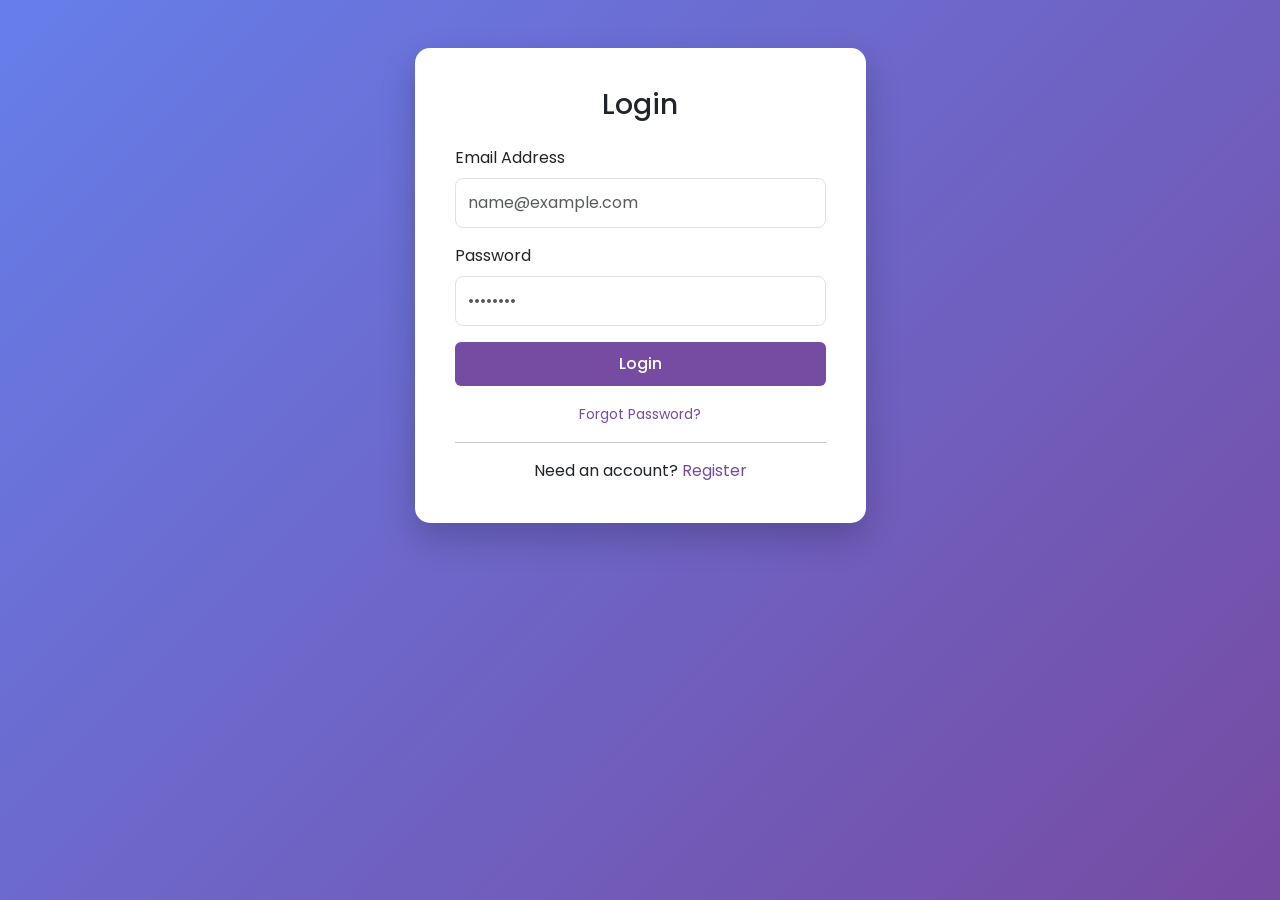
<file: index.html>
<!DOCTYPE html>
<html lang="en">
<head>
    <meta charset="UTF-8">
    <meta name="viewport" content="width=device-width, initial-scale=1.0">
    <title>Login - Auth System</title>
    <link href="https://cdn.jsdelivr.net/npm/bootstrap@5.3.0/dist/css/bootstrap.min.css" rel="stylesheet">
    <link rel="stylesheet" href="https://cdn.jsdelivr.net/npm/bootstrap-icons@1.11.0/font/bootstrap-icons.css">
    <link rel="stylesheet" href="styles.css">
</head>
<body class="justify-content-center align-items-center">
    <div class="container">
        <div class="row justify-content-center">
            <div class="col-md-5">
                <div class="card p-4 mt-5">
                    <div class="card-body">
                        <h3 class="text-center mb-4">Login</h3>
                        <form>
                            <div class="mb-3">
                                <label class="form-label">Email Address</label>
                                <input type="email" class="form-control" placeholder="name@example.com" required>
                            </div>
                            <div class="mb-3">
                                <label class="form-label">Password</label>
                                <input type="password" class="form-control" placeholder="••••••••" required>
                            </div>
                            <button type="submit" class="btn btn-primary w-100 mb-3">Login</button>
                        </form>
                        <div class="text-center">
                            <a href="forgot-password.html" class="text-decoration-none small">Forgot Password?</a>
                            <hr>
                            <p class="mb-0">Need an account? <a href="register.html" class="text-decoration-none">Register</a></p>
                        </div>
                    </div>
                </div>
            </div>
        </div>
    </div>

    <script src="https://cdn.jsdelivr.net/npm/bootstrap@5.3.0/dist/js/bootstrap.bundle.min.js"></script>
</body>
</html>
</file>
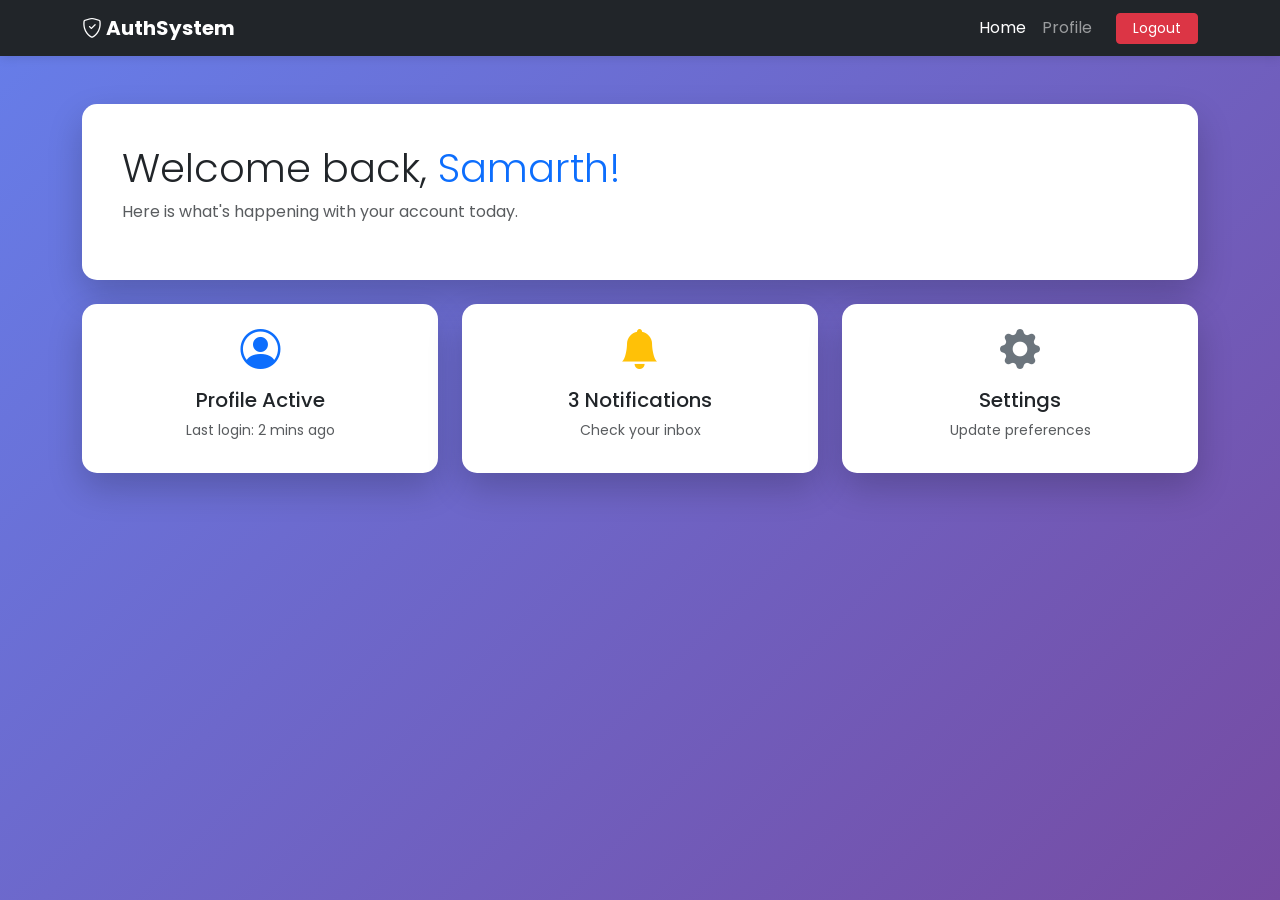
<file: dashboard.html>
<!DOCTYPE html>
<html lang="en">
<head>
    <meta charset="UTF-8">
    <meta name="viewport" content="width=device-width, initial-scale=1.0">
    <title>Dashboard - Auth System</title>
    <link href="https://cdn.jsdelivr.net/npm/bootstrap@5.3.3/dist/css/bootstrap.min.css" rel="stylesheet">
    <link rel="stylesheet" href="https://cdn.jsdelivr.net/npm/bootstrap-icons@1.11.3/font/bootstrap-icons.min.css">
    <link rel="stylesheet" href="styles.css">
</head>
<body class="bg-light"> 
    <nav class="navbar navbar-expand-lg navbar-dark bg-dark sticky-top">
        <div class="container">
            <a class="navbar-brand fw-bold" href="#"><i class="bi bi-shield-check"></i> AuthSystem</a>
            <button class="navbar-toggler" type="button" data-bs-toggle="collapse" data-bs-target="#navbarNav">
                <span class="navbar-toggler-icon"></span>
            </button>
            <div class="collapse navbar-collapse" id="navbarNav">
                <ul class="navbar-nav ms-auto align-items-center">
                    <li class="nav-item">
                        <a class="nav-link active" href="#">Home</a>
                    </li>
                    <li class="nav-item">
                        <a class="nav-link" href="#">Profile</a>
                    </li>
                    <li class="nav-item ms-lg-3">
                        <a href="index.html" class="btn btn-danger btn-sm px-3">Logout</a>
                    </li>
                </ul>
            </div>
        </div>
    </nav>

    <div class="container my-5">
        <div class="row">
            <div class="col-12 mb-4">
                <div class="card bg-white p-4">
                    <div class="card-body">
                        <h2 class="display-6">Welcome back, <span class="text-primary font-weight-bold">Samarth!</span></h2>
                        <p class="text-muted">Here is what's happening with your account today.</p>
                    </div>
                </div>
            </div>

            <div class="col-md-4 mb-3">
                <div class="card text-center p-3">
                    <i class="bi bi-person-circle fs-1 text-primary"></i>
                    <h5 class="mt-2">Profile Active</h5>
                    <p class="small text-muted">Last login: 2 mins ago</p>
                </div>
            </div>
            <div class="col-md-4 mb-3">
                <div class="card text-center p-3">
                    <i class="bi bi-bell-fill fs-1 text-warning"></i>
                    <h5 class="mt-2">3 Notifications</h5>
                    <p class="small text-muted">Check your inbox</p>
                </div>
            </div>
            <div class="col-md-4 mb-3">
                <div class="card text-center p-3">
                    <i class="bi bi-gear-fill fs-1 text-secondary"></i>
                    <h5 class="mt-2">Settings</h5>
                    <p class="small text-muted">Update preferences</p>
                </div>
            </div>
        </div>
    </div>

    <script src="https://cdn.jsdelivr.net/npm/bootstrap@5.3.3/dist/js/bootstrap.bundle.min.js"></script>
</body>
</html>
</file>
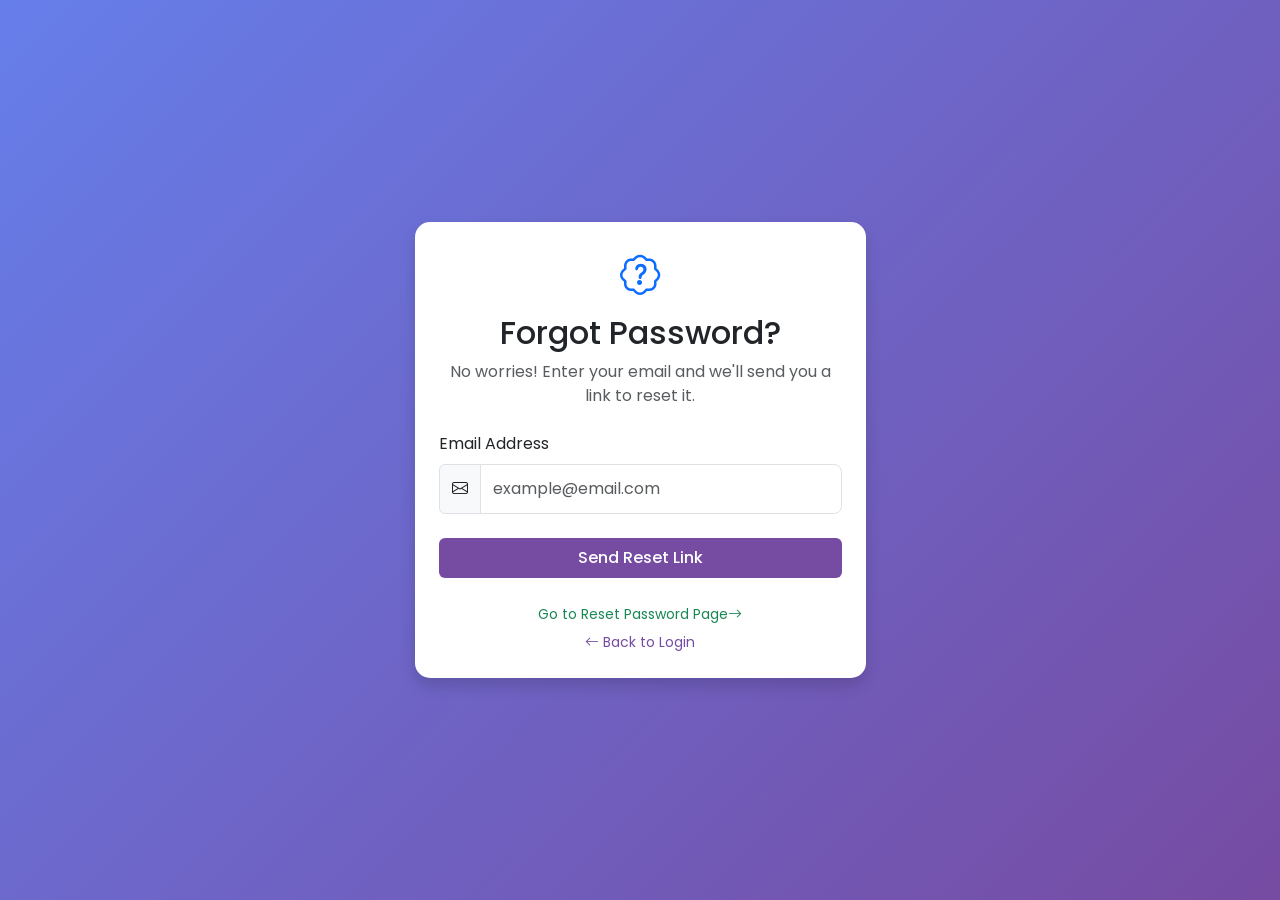
<file: forgot-password.html>
<!DOCTYPE html>
<html lang="en">
<head>
    <meta charset="UTF-8">
    <meta name="viewport" content="width=device-width, initial-scale=1.0">
    <title>Forgot Password - Auth System</title>
    <link href="https://cdn.jsdelivr.net/npm/bootstrap@5.3.3/dist/css/bootstrap.min.css" rel="stylesheet">
    <link rel="stylesheet" href="https://cdn.jsdelivr.net/npm/bootstrap-icons@1.11.3/font/bootstrap-icons.min.css">
    <link rel="stylesheet" href="styles.css">
</head>
<body class="d-flex align-items-center justify-content-center vh-100">

    <div class="container">
        <div class="row justify-content-center">
            <div class="col-md-5">
                <div class="card shadow">
                    <div class="card-body p-4 text-center">
                        <div class="mb-4">
                            <i class="bi bi-patch-question fs-1 text-primary"></i>
                            <h2 class="mt-2">Forgot Password?</h2>
                            <p class="text-muted">No worries! Enter your email and we'll send you a link to reset it.</p>
                        </div>
                        
                        <form>
                            <div class="mb-3 text-start">
                                <label class="form-label">Email Address</label>
                                <div class="input-group">
                                    <span class="input-group-text"><i class="bi bi-envelope"></i></span>
                                    <input type="email" class="form-control" placeholder="example@email.com" required>
                                </div>
                            </div>

                            <button type="submit" class="btn btn-primary w-100 mt-2 py-2">Send Reset Link</button>
                        </form>

                        <div class="mt-4">
                            <p class="mb-1">
                                <a href="reset-password.html" class="text-decoration-none small text-success">
                                    Go to Reset Password Page<i class="bi bi-arrow-right"></i>
                                </a>
                            </p>
                            <p class="mb-0">
                                <a href="index.html" class="text-decoration-none small">
                                    <i class="bi bi-arrow-left"></i> Back to Login
                                </a>
                            </p>
                        </div>
                    </div>
                </div>
            </div>
        </div>
    </div>

    <script src="https://cdn.jsdelivr.net/npm/bootstrap@5.3.3/dist/js/bootstrap.bundle.min.js"></script>
</body>
</html>
</file>
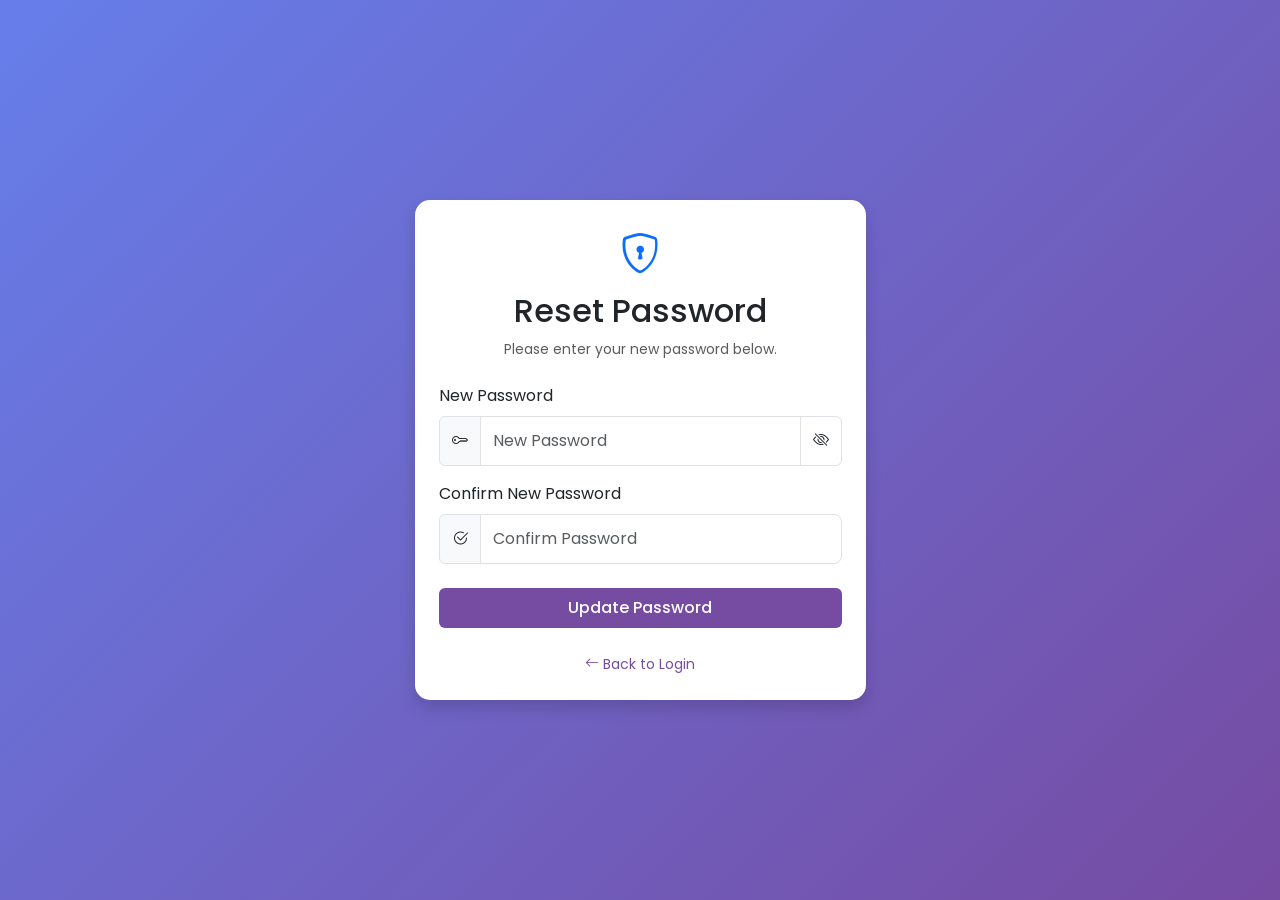
<file: reset-password.html>
<!DOCTYPE html>
<html lang="en">
<head>
    <meta charset="UTF-8">
    <meta name="viewport" content="width=device-width, initial-scale=1.0">
    <title>Reset Password - Auth System</title>
    <link href="https://cdn.jsdelivr.net/npm/bootstrap@5.3.3/dist/css/bootstrap.min.css" rel="stylesheet">
    <link rel="stylesheet" href="https://cdn.jsdelivr.net/npm/bootstrap-icons@1.11.3/font/bootstrap-icons.min.css">
    <link rel="stylesheet" href="styles.css">
</head>
<body class="d-flex align-items-center justify-content-center vh-100">

    <div class="container">
        <div class="row justify-content-center">
            <div class="col-md-5">
                <div class="card shadow">
                    <div class="card-body p-4">
                        <div class="text-center mb-4">
                            <i class="bi bi-shield-lock fs-1 text-primary"></i>
                            <h2 class="mt-2">Reset Password</h2>
                            <p class="text-muted small">Please enter your new password below.</p>
                        </div>
                        
                        <form>
                            <div class="mb-3">
                                <label class="form-label">New Password</label>
                                <div class="input-group">
                                    <span class="input-group-text"><i class="bi bi-key"></i></span>
                                    <input type="password" class="form-control" placeholder="New Password" required>
                                    <span class="input-group-text bg-white" style="cursor: pointer;">
                                        <i class="bi bi-eye-slash"></i>
                                    </span>
                                </div>
                            </div>

                            <div class="mb-3">
                                <label class="form-label">Confirm New Password</label>
                                <div class="input-group">
                                    <span class="input-group-text"><i class="bi bi-check2-circle"></i></span>
                                    <input type="password" class="form-control" placeholder="Confirm Password" required>
                                </div>
                            </div>

                            <button type="submit" class="btn btn-primary w-100 mt-2 py-2">Update Password</button>
                        </form>

                        <div class="text-center mt-4">
                            <p class="mb-0"><a href="index.html" class="text-decoration-none small"><i class="bi bi-arrow-left"></i> Back to Login</a></p>
                        </div>
                    </div>
                </div>
            </div>
        </div>
    </div>

    <script src="https://cdn.jsdelivr.net/npm/bootstrap@5.3.3/dist/js/bootstrap.bundle.min.js"></script>
</body>
</html>
</file>
<file: styles.css>
@import url('https://fonts.googleapis.com/css2?family=Poppins:wght@300;400;500;600&display=swap');

:root {
    --primary-gradient: linear-gradient(135deg, #667eea 0%, #764ba2 100%);
    --accent-color: #764ba2;
    --transition-speed: 0.3s;
}

body {
    font-family: 'Poppins', sans-serif;
    /* 5. Background Gradient */
    background: var(--primary-gradient);
    min-height: 100vh;
    margin: 0;
}

/* 4. Box Shadows & Card Styling */
.card {
    border: none !important;
    border-radius: 15px !important;
    box-shadow: 0 15px 35px rgba(0, 0, 0, 0.2);
    /* 7. Smooth Transitions */
    transition: transform var(--transition-speed) ease, box-shadow var(--transition-speed) ease;
}

/* 3. Hover Effects for Cards */
.card:hover {
    transform: translateY(-10px);
    box-shadow: 0 20px 40px rgba(0, 0, 0, 0.3);
}

/* 3. Hover Effects for Buttons */
.btn-primary {
    background-color: var(--accent-color) !important;
    border: none !important;
    padding: 10px 20px;
    font-weight: 500;
    transition: all var(--transition-speed) ease !important;
}

.btn-primary:hover {
    background-color: #5a368a !important;
    filter: brightness(1.1);
    letter-spacing: 0.5px;
    box-shadow: 0 5px 15px rgba(118, 75, 162, 0.4);
}

/* Custom Link Styling */
a {
    color: var(--accent-color);
    transition: color var(--transition-speed) ease;
}

a:hover {
    color: #5a368a;
    text-decoration: underline !important;
}

/* 6. Custom Spacing for Form Controls */
.form-control {
    border-radius: 8px;
    padding: 12px;
    border: 1px solid #e1e1e1;
}

.form-control:focus {
    box-shadow: 0 0 0 0.25rem rgba(118, 75, 162, 0.25);
    border-color: var(--accent-color);
}

/* Dashboard Specific Layout (Task 2 & 3) */
.navbar {
    box-shadow: 0 2px 10px rgba(0,0,0,0.1);
}

/* 1. Custom Fonts (Google Fonts) */
@import url('https://fonts.googleapis.com/css2?family=Poppins:wght@300;400;500;600&display=swap');

:root {
    --primary-gradient: linear-gradient(135deg, #667eea 0%, #764ba2 100%);
    --accent-color: #764ba2;
    --transition-speed: 0.3s;
}

body {
    font-family: 'Poppins', sans-serif;
    /* 5. Background Gradient */
    background: var(--primary-gradient);
    min-height: 100vh;
    margin: 0;
}

/* 4. Box Shadows & Card Styling */
.card {
    border: none !important;
    border-radius: 15px !important;
    box-shadow: 0 15px 35px rgba(0, 0, 0, 0.2);
    /* 7. Smooth Transitions */
    transition: transform var(--transition-speed) ease, box-shadow var(--transition-speed) ease;
}

/* 3. Hover Effects for Cards */
.card:hover {
    transform: translateY(-10px);
    box-shadow: 0 20px 40px rgba(0, 0, 0, 0.3);
}

/* 3. Hover Effects for Buttons */
.btn-primary {
    background-color: var(--accent-color) !important;
    border: none !important;
    padding: 10px 20px;
    font-weight: 500;
    transition: all var(--transition-speed) ease !important;
}

.btn-primary:hover {
    background-color: #5a368a !important;
    filter: brightness(1.1);
    letter-spacing: 0.5px;
    box-shadow: 0 5px 15px rgba(118, 75, 162, 0.4);
}

/* Custom Link Styling */
a {
    color: var(--accent-color);
    transition: color var(--transition-speed) ease;
}

a:hover {
    color: #5a368a;
    text-decoration: underline !important;
}

/* 6. Custom Spacing for Form Controls */
.form-control {
    border-radius: 8px;
    padding: 12px;
    border: 1px solid #e1e1e1;
}

.form-control:focus {
    box-shadow: 0 0 0 0.25rem rgba(118, 75, 162, 0.25);
    border-color: var(--accent-color);
}

/* Dashboard Specific Layout (Task 2 & 3) */
.navbar {
    box-shadow: 0 2px 10px rgba(0,0,0,0.1);
}
</file>
